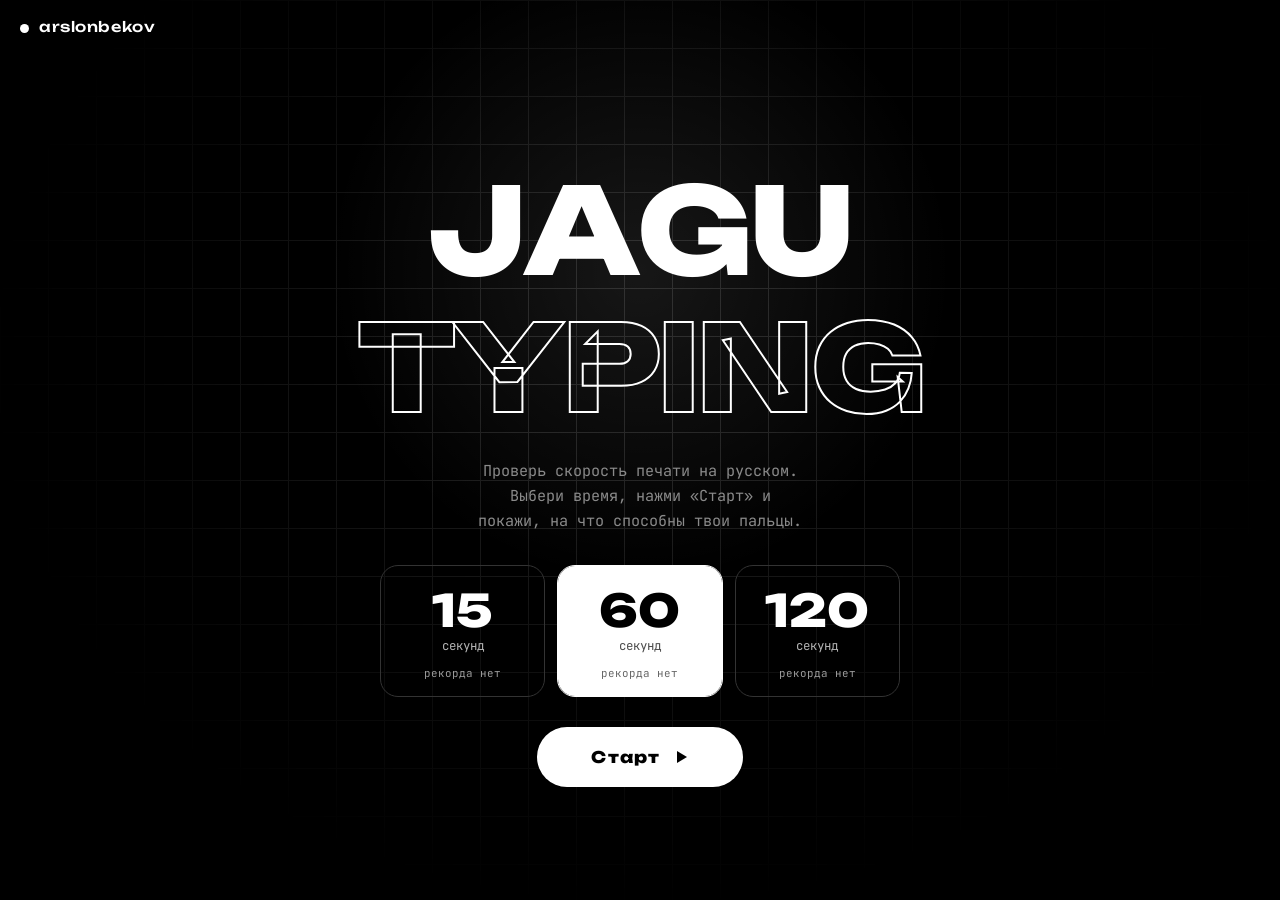
<file: index.html>
<!DOCTYPE html>
<html lang="ru">
<head>
<meta charset="utf-8">
<meta name="viewport" content="width=device-width, initial-scale=1, viewport-fit=cover">
<title>Jagu Typing — скорость печати</title>
<link rel="preconnect" href="https://fonts.googleapis.com">
<link rel="preconnect" href="https://fonts.gstatic.com" crossorigin>
<link href="https://fonts.googleapis.com/css2?family=Unbounded:wght@500;800&family=JetBrains+Mono:wght@400;600&display=swap" rel="stylesheet">
<link rel="stylesheet" href="style.css">
</head>
<body>
<div class="grid"></div><div class="spot"></div>
<a class="brand" href="#" onclick="return false"><span>arslonbekov</span></a>

<section class="screen on" id="home">
  <h1><span class="row split">JAGU</span><span class="row split">TYPING</span></h1>
  <p class="sub">Проверь скорость печати на русском. Выбери время, нажми «Старт» и покажи, на что способны твои пальцы.</p>
  <div class="modes" id="modes">
    <button class="btn mode" data-t="15"><b>15</b><i>секунд</i><small></small></button>
    <button class="btn mode sel" data-t="60"><b>60</b><i>секунд</i><small></small></button>
    <button class="btn mode" data-t="120"><b>120</b><i>секунд</i><small></small></button>
  </div>
  <button class="btn go" id="start"><span>Старт</span><svg viewBox="0 0 14 14" aria-hidden="true"><path d="M2 1l10 6-10 6z" fill="currentColor"/></svg></button>
</section>

<section class="screen" id="test">
  <div class="wrap">
    <div class="hud">
      <div><div class="lab">осталось, сек</div><div class="tm" id="tm">60</div></div>
      <div class="side">
        <div><div class="lab">сл/мин</div><b id="lw">0</b></div>
        <div><div class="lab">точность</div><b id="la">100%</b></div>
      </div>
    </div>
    <div class="barw"><div id="bar"></div></div>
    <div class="words" id="words"><div class="inner" id="inner"></div></div>
    <p class="hint">Печатай текст — таймер уже идёт. Esc — выйти.</p>
  </div>
</section>

<section class="screen" id="res">
  <div class="rk" id="rk" style="--i:0">Результат</div>
  <div class="rwpm" id="rw" style="--i:1">0</div>
  <div class="runit">слов в минуту</div>
  <div class="nr" id="nr">Новый рекорд!</div>
  <div class="cells">
    <div class="cell" style="--i:3"><span>Точность</span><b id="ra">0%</b></div>
    <div class="cell" style="--i:4"><span>Символы</span><b id="rc">0</b></div>
    <div class="cell" style="--i:5"><span>Ошибки</span><b id="re">0</b></div>
    <div class="cell" style="--i:6"><span>Рекорд</span><b id="rb">0</b></div>
  </div>
  <div class="acts">
    <button class="btn alt solid" id="again">Ещё раз</button>
    <button class="btn alt" id="change">Сменить время</button>
  </div>
</section>

<div class="ov" id="ov"><p>ПРИГОТОВЬСЯ</p><div class="ring" id="ring"></div><div class="cn" id="cn">3</div></div>
<textarea id="inp" autocapitalize="off" autocomplete="off" autocorrect="off" spellcheck="false" aria-label="Поле ввода"></textarea>

<script src="script.js"></script>
</body>
</html>
</file>
<file: style.css>
:root{--bg:#000;--fg:#fff;--mut:#8a8a8a;--dim:#333;--line:#1f1f1f;--bad:#ff5a5a;--fd:'Unbounded','Arial Black',system-ui,sans-serif;--fm:'JetBrains Mono',ui-monospace,Menlo,Consolas,monospace;color-scheme:dark;box-sizing:border-box;padding-top:env(safe-area-inset-top,0px);padding-bottom:env(safe-area-inset-bottom,0px)}
html{scroll-padding-top:env(safe-area-inset-top,0px)}
*,*::before,*::after{box-sizing:border-box;margin:0}
body{background:var(--bg);color:var(--fg);font-family:var(--fm);overflow-x:hidden;-webkit-tap-highlight-color:transparent}
.grid{position:fixed;inset:0;pointer-events:none;background:linear-gradient(var(--line) 1px,transparent 1px) 0 0/48px 48px,linear-gradient(90deg,var(--line) 1px,transparent 1px) 0 0/48px 48px;-webkit-mask-image:radial-gradient(ellipse at 50% 40%,#000 15%,transparent 72%);mask-image:radial-gradient(ellipse at 50% 40%,#000 15%,transparent 72%)}
.spot{position:fixed;inset:0;pointer-events:none;background:radial-gradient(520px circle at var(--mx,50%) var(--my,30%),rgba(255,255,255,.09),transparent 60%)}
.brand{position:fixed;top:calc(env(safe-area-inset-top,0px) + 18px);left:20px;z-index:30;display:flex;align-items:center;gap:10px;font-family:var(--fd);font-weight:500;font-size:.9rem;letter-spacing:.04em;color:var(--fg);text-decoration:none;cursor:default}
.brand::before{content:'';width:9px;height:9px;border-radius:50%;background:var(--fg);animation:dot 2.4s ease-out infinite;transition:transform .3s}
.brand:hover::before{transform:scale(1.8)}
.brand span{background:linear-gradient(var(--fg),var(--fg)) 0 100%/0 1px no-repeat;transition:background-size .4s;padding-bottom:3px}
.brand:hover span{background-size:100% 1px}
@keyframes dot{0%{box-shadow:0 0 0 0 rgba(255,255,255,.7)}70%,100%{box-shadow:0 0 0 12px rgba(255,255,255,0)}}
.screen{display:none;position:relative;min-height:calc(100svh - env(safe-area-inset-top,0px) - env(safe-area-inset-bottom,0px));flex-direction:column;align-items:center;justify-content:center;padding:84px 20px 32px}
.screen.on{display:flex}
h1{font-family:var(--fd);font-weight:800;font-size:clamp(2.4rem,13.5vw,7.5rem);line-height:1;text-align:center;letter-spacing:-.03em}
h1 .row{display:block;overflow:hidden;padding:.04em .02em .1em}
h1 .row+.row{-webkit-text-stroke:2px var(--fg);color:transparent}
.l{display:inline-block;animation:rise 1s cubic-bezier(.2,.9,.2,1) both;animation-delay:calc(var(--i)*70ms)}
@keyframes rise{from{transform:translateY(115%) rotate(6deg)}to{transform:none}}
.sub{max-width:36ch;color:var(--mut);text-align:center;line-height:1.65;font-size:.95rem;margin:1.2rem 0 2rem}
.btn{position:relative;overflow:hidden;cursor:pointer;font:inherit;color:var(--fg);background:transparent;border:1px solid var(--dim);transition:transform .25s cubic-bezier(.2,.8,.2,1),color .3s,border-color .3s}
.btn:focus-visible{outline:2px solid var(--fg);outline-offset:4px}
.btn:active{transform:scale(.94)!important}
.btn>*{position:relative;z-index:1}
.btn::before{content:'';position:absolute;inset:0;background:var(--fg);transform:translateY(101%);transition:transform .4s cubic-bezier(.2,.8,.2,1)}
.rp{position:absolute;border-radius:50%;background:currentColor;opacity:.3;transform:scale(0);animation:rp .7s ease-out forwards;pointer-events:none;z-index:2}
@keyframes rp{to{transform:scale(1);opacity:0}}
.modes{display:grid;grid-template-columns:repeat(3,1fr);gap:12px;width:min(100%,520px)}
.mode{border-radius:18px;padding:22px 6px 16px;display:flex;flex-direction:column;align-items:center;gap:4px;font-family:var(--fd)}
.mode b{font-size:clamp(1.8rem,9vw,2.8rem);font-weight:800;line-height:1}
.mode i{font-style:normal;font-family:var(--fm);font-size:.78rem;opacity:.7}
.mode small{font-family:var(--fm);font-size:.68rem;opacity:.6;margin-top:8px}
@media(hover:hover){.mode:hover{color:#000;border-color:var(--fg);transform:translateY(-5px)}.mode:hover::before{transform:none}}
.mode.sel{color:#000;border-color:var(--fg)}
.mode.sel::before{transform:none}
.mode.sel b{animation:bump .5s cubic-bezier(.2,.9,.2,1)}
.mode.pop{animation:ring .6s ease-out}
@keyframes bump{0%{transform:scale(.6)}60%{transform:scale(1.2)}100%{transform:scale(1)}}
@keyframes ring{from{box-shadow:0 0 0 0 rgba(255,255,255,.7)}to{box-shadow:0 0 0 22px rgba(255,255,255,0)}}
.go{margin-top:30px;padding:20px 54px;border-radius:999px;background:var(--fg);color:#000;border:0;font-family:var(--fd);font-weight:800;font-size:1rem;letter-spacing:.08em;display:flex;align-items:center;gap:14px}
.go::before{display:none}
.go::after{content:'';position:absolute;top:0;bottom:0;width:40%;left:-60%;background:linear-gradient(100deg,transparent,rgba(0,0,0,.18),transparent);animation:shine 2.8s ease-in-out infinite}
.go svg{width:14px;height:14px;transition:transform .3s}
@media(hover:hover){.go:hover{transform:scale(1.07)}.go:hover svg{transform:translateX(6px)}}
@keyframes shine{0%{left:-60%}60%,100%{left:130%}}
.alt{padding:16px 30px;border-radius:999px;border-color:var(--fg);font-family:var(--fd);font-weight:500;font-size:.85rem}
@media(hover:hover){.alt:hover{color:#000;transform:translateY(-3px)}.alt:hover::before{transform:none}}
.alt.solid{background:var(--fg);color:#000}
.alt.solid::before{background:#000}
@media(hover:hover){.alt.solid:hover{color:var(--fg)}}
.wrap{width:min(100%,860px)}
.hud{display:flex;justify-content:space-between;align-items:flex-end;gap:16px;margin-bottom:14px}
.hud .lab{font-size:.75rem;color:var(--mut);margin-bottom:6px}
.tm{font-family:var(--fd);font-weight:800;font-size:clamp(3rem,14vw,5.5rem);line-height:1}
.live .tm.low{animation:pulse 1s ease-in-out infinite}
@keyframes pulse{50%{transform:scale(1.08);color:var(--bad)}}
.side{display:flex;gap:28px;text-align:right}
.side b{font-family:var(--fd);font-weight:500;font-size:clamp(1.3rem,6vw,2rem)}
.barw{height:3px;background:var(--line);border-radius:3px;overflow:hidden}
#bar{height:100%;background:var(--fg);transform-origin:left;transition:transform .1s linear}
.words{margin-top:26px;height:calc(3 * 1.9em);overflow:hidden;position:relative;font-size:clamp(1.2rem,5.2vw,1.9rem);line-height:1.9;color:#6b6b6b;cursor:text;-webkit-mask-image:linear-gradient(#000 68%,transparent);mask-image:linear-gradient(#000 68%,transparent)}
.inner{position:relative;white-space:pre-wrap;transition:transform .15s ease-out}
.inner .ok{color:var(--fg)}
.inner .bad{color:var(--bad);background:rgba(255,90,90,.16);border-radius:3px}
.inner .cur{box-shadow:inset 2px 0 0 var(--fg);animation:blink 1s steps(1) infinite}
@keyframes blink{50%{box-shadow:inset 2px 0 0 transparent}}
.hint{margin-top:22px;text-align:center;font-size:.78rem;color:var(--mut)}
#inp{position:fixed;top:0;left:0;width:1px;height:1px;opacity:0;font-size:16px;border:0;padding:0;resize:none}
.ov{position:fixed;inset:0;z-index:50;display:grid;place-items:center;background:rgba(0,0,0,.9);-webkit-backdrop-filter:blur(10px);backdrop-filter:blur(10px);opacity:0;pointer-events:none;transition:opacity .3s}
.ov.on{opacity:1;pointer-events:auto}
.ov p{position:absolute;top:22%;color:var(--mut);font-size:.9rem;letter-spacing:.1em}
.cn{font-family:var(--fd);font-weight:800;font-size:clamp(9rem,45vw,18rem);line-height:1}
.cn.a{animation:cn .85s cubic-bezier(.2,.9,.2,1) both}
@keyframes cn{0%{transform:scale(2.4);opacity:0;filter:blur(18px)}35%{transform:scale(1);opacity:1;filter:none}100%{transform:scale(.7);opacity:0}}
.ring{position:absolute;width:30vmin;height:30vmin;border:2px solid var(--fg);border-radius:50%;opacity:0}
.ring.a{animation:rg .85s ease-out}
@keyframes rg{from{transform:scale(.4);opacity:.9}to{transform:scale(3.2);opacity:0}}
.rk{border:1px solid var(--fg);border-radius:999px;padding:8px 18px;font-size:.85rem;margin-bottom:10px}
.rwpm{font-family:var(--fd);font-weight:800;font-size:clamp(5.5rem,30vw,12rem);line-height:1}
.runit{color:var(--mut);margin:6px 0 4px}
.nr{display:none;margin:10px 0;padding:6px 14px;border-radius:999px;background:var(--fg);color:#000;font-size:.8rem;font-weight:600;position:relative;overflow:hidden}
[12.11.2026 20:01] А: .nr.on{display:block;animation:bump .6s}
.cells{display:grid;grid-template-columns:repeat(2,1fr);gap:12px;width:min(100%,640px);margin:26px 0}
@media(min-width:600px){.cells{grid-template-columns:repeat(4,1fr)}}
.cell{border-top:1px solid var(--dim);padding-top:12px}
.cell span{display:block;font-size:.75rem;color:var(--mut);margin-bottom:6px}
.cell b{font-family:var(--fd);font-weight:500;font-size:1.5rem}
#res.on .cell,#res.on .rk,#res.on .rwpm{animation:up .7s cubic-bezier(.2,.9,.2,1) both;animation-delay:calc(var(--i,0)*90ms)}
@keyframes up{from{opacity:0;transform:translateY(24px)}to{opacity:1;transform:none}}
.acts{display:flex;gap:12px;flex-wrap:wrap;justify-content:center}
@media(prefers-reduced-motion:reduce){*,*::before,*::after{animation-duration:.01ms!important;animation-iteration-count:1!important;transition-duration:.01ms!important}}
</file>
